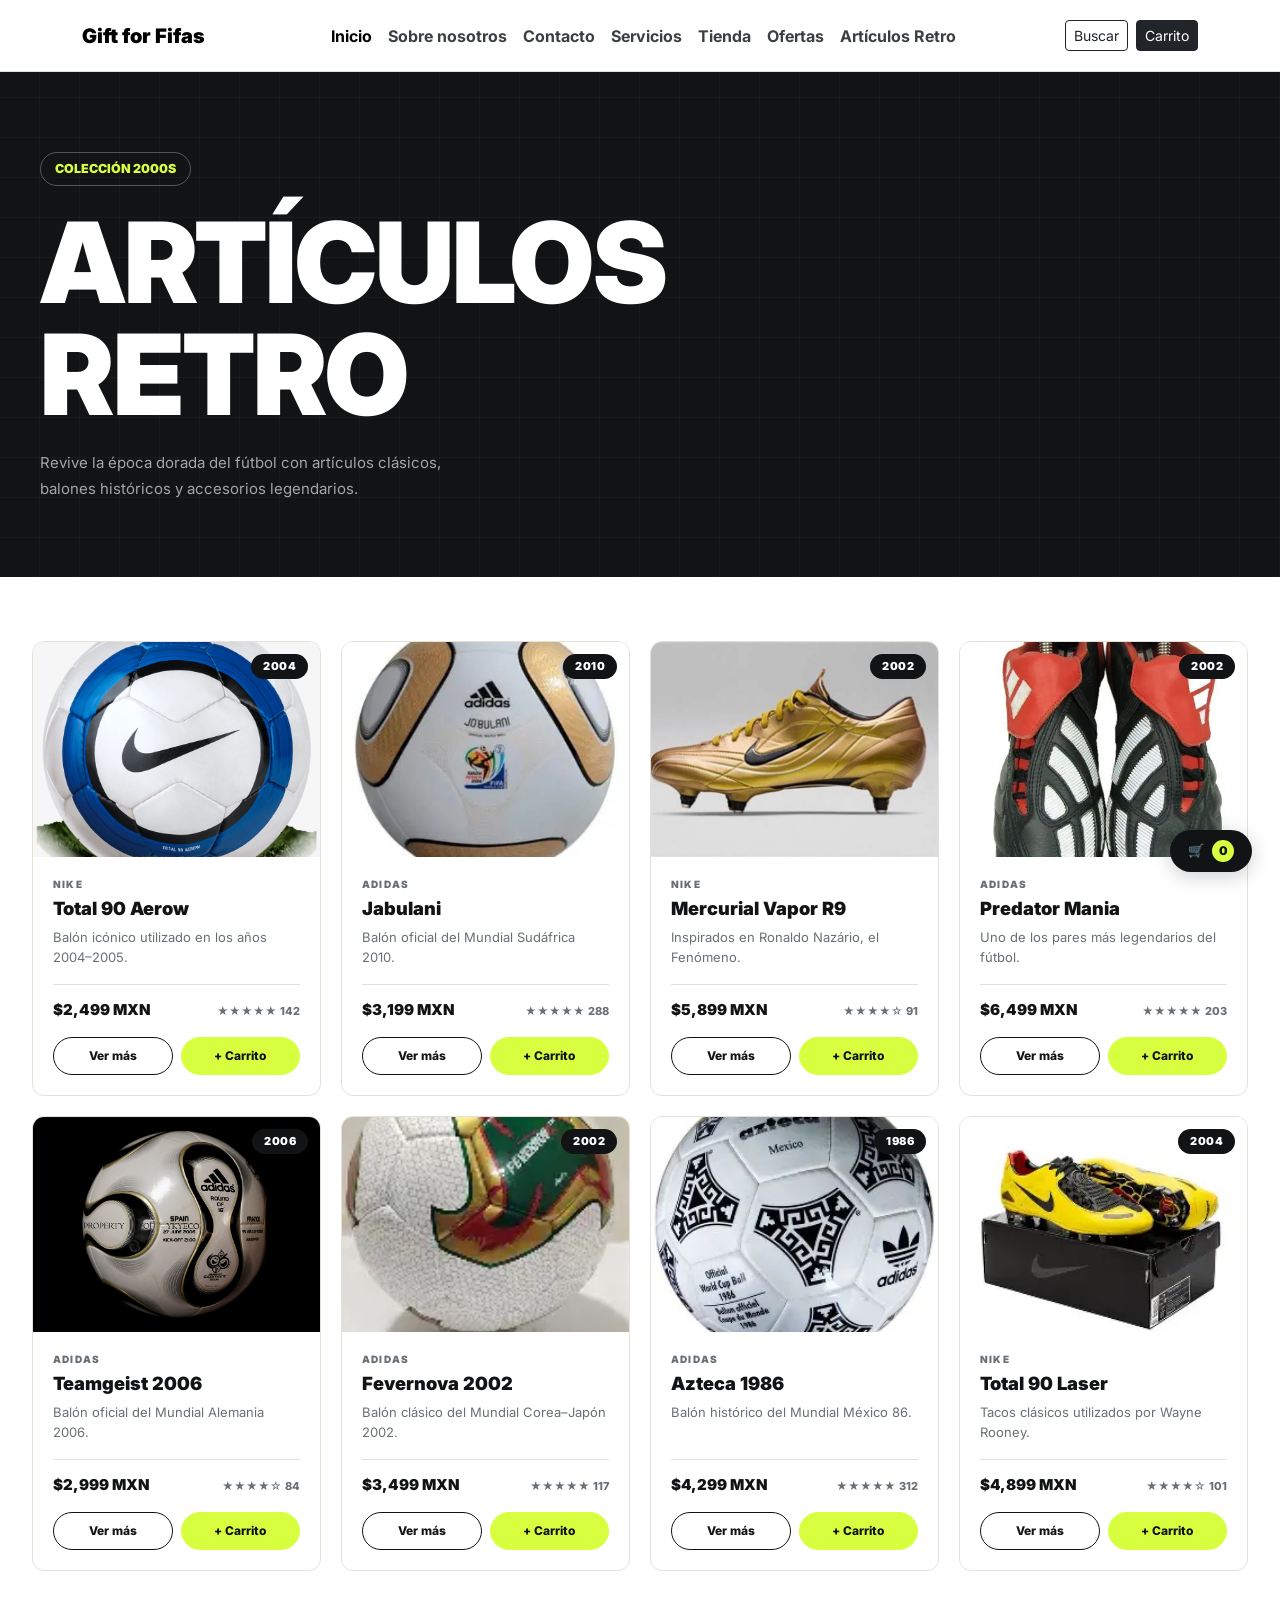
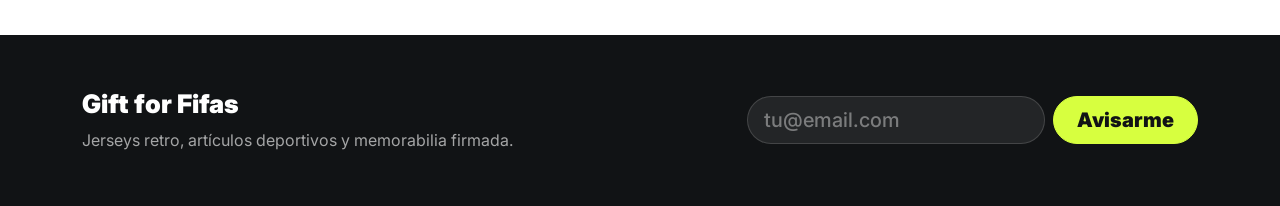
<file: src/pages/Jonas/retro.html>
<!DOCTYPE html>
<html lang="es">

<head>
  <meta charset="UTF-8">
  <meta name="viewport" content="width=device-width, initial-scale=1.0">
  <title>Artículos Retro</title>
  <link href="https://cdn.jsdelivr.net/npm/bootstrap@5.3.7/dist/css/bootstrap.min.css" rel="stylesheet">
  <link rel="stylesheet" href="/src/pages/Jonas/retro.css">
</head>

<body>

  <!-- NAV -->
  <nav class="navbar navbar-expand-lg fixed-top bg-white border-bottom">
    <div class="container">
      <a class="navbar-brand fw-black-custom" href="#">Gift for Fifas</a>
      <button class="navbar-toggler" type="button" data-bs-toggle="collapse"
        data-bs-target="#menuPrincipal" aria-controls="menuPrincipal"
        aria-expanded="false" aria-label="Abrir menu">
        <span class="navbar-toggler-icon"></span>
      </button>
      <div class="collapse navbar-collapse" id="menuPrincipal">
        <ul class="navbar-nav mx-auto mb-2 mb-lg-0">
          <li class="nav-item"><a class="nav-link active" href="#inicio">Inicio</a></li>
          <li class="nav-item"><a class="nav-link" href="#nosotros">Sobre nosotros</a></li>
          <li class="nav-item"><a class="nav-link" href="#contacto">Contacto</a></li>
          <li class="nav-item"><a class="nav-link" href="#servicios">Servicios</a></li>
          <li class="nav-item"><a class="nav-link" href="#colecciones">Tienda</a></li>
          <li class="nav-item"><a class="nav-link" href="#firmados">Ofertas</a></li>
          <li class="nav-item"><a class="nav-link" href="/src/pages/Jonas/retro.html">Artículos Retro</a></li>
        </ul>
        <div class="d-flex gap-2">
          <button class="btn btn-outline-dark btn-sm">Buscar</button>
          <button class="btn btn-dark btn-sm">Carrito</button>
        </div>
      </div>
    </div>
  </nav>

  <!-- ALERTA CARRITO -->
  <div class="cart-alert" id="cartAlert">
    <span class="cart-alert-icon">✓</span>
    Artículo agregado al carrito
  </div>

  <!-- COUNTER FLOTANTE -->
  <div class="cart-counter" id="cartCounter">
    <span class="cart-counter-icon">🛒</span>
    <span class="cart-counter-num" id="cartNum">0</span>
  </div>

  <!-- HEADER -->
  <header class="retro-header">
    <div class="header-inner">
      <div class="header-badge">Colección 2000s</div>
      <h1>ARTÍCULOS<br>RETRO</h1>
      <p>Revive la época dorada del fútbol con artículos clásicos,<br>balones históricos y accesorios legendarios.</p>
    </div>
  </header>

  <!-- GRID — las cards se inyectan aquí desde JS -->
  <section class="retro-section">
    <div class="retro-container" id="retro-grid"></div>
  </section>

  <!-- MODALS — se inyectan aquí desde JS -->
  <div id="retro-modals"></div>

  <!-- FOOTER -->
  <footer class="site-footer" id="contacto">
    <div class="container">
      <div class="row g-4 align-items-center">
        <div class="col-lg-7">
          <h2 class="mb-2">Gift for Fifas</h2>
          <p class="mb-0 text-white-soft">Jerseys retro, artículos deportivos y memorabilia firmada.</p>
        </div>
        <div class="col-lg-5">
          <form class="row g-2">
            <div class="col-sm-8">
              <input type="email" class="form-control form-control-lg" placeholder="tu@email.com">
            </div>
            <div class="col-sm-4">
              <button class="btn btn-accent btn-lg w-100" type="submit">Avisarme</button>
            </div>
          </form>
        </div>
      </div>
    </div>
  </footer>

  <script src="https://cdn.jsdelivr.net/npm/bootstrap@5.3.7/dist/js/bootstrap.bundle.min.js"></script>
  <!-- El JS lee el JSON y genera todo -->
  <script src="/src/pages/Jonas/retro.js"></script>

</body>
</html>
</file>
<file: src/pages/Jonas/retro.css>
@import url("https://fonts.googleapis.com/css2?family=Inter:wght@400;500;600;700;800;900&display=swap");


:root {
  --tinta: #111315;
  --texto-suave: #687076;
  --soft-bg: #f4f5f1;
  --linea: #e5e1d9;
  --acento: #d7ff3f;
  --surface: #ffffff;
  --radius: 999px;
  --radius-card: 12px;
  --transition: .25s ease;
}

*, *::before, *::after {
  box-sizing: border-box;
  margin: 0;
  padding: 0;
}

html {
  scroll-behavior: smooth;
  height: 100%;
}

body {
  padding-top: 72px;
  font-family: "Inter", Arial, sans-serif;
  color: var(--tinta);
  background: #fff;
  overflow-x: hidden;
  -webkit-font-smoothing: antialiased;
  min-height: unset;   /* ← fix: evita que Bootstrap o el navegador estiren el body */
  height: auto;
}

img { max-width: 100%; display: block; }
a   { text-decoration: none; color: inherit; }

.fw-black-custom { font-weight: 900; }

/* ========================= */
/* ===== NAVBAR ============ */
/* ========================= */

.navbar {
  min-height: 72px;
  backdrop-filter: blur(12px);
}

.navbar-brand { font-size: 1.25rem; }

.nav-link {
  font-weight: 700;
  color: #3b3f42;
  transition: .2s ease;
}

.nav-link:hover,
.nav-link.active { color: #000; }

/* ========================= */
/* ===== ALERTA CARRITO ==== */
/* ========================= */

.cart-alert {
  position: fixed;
  top: 24px;
  left: 50%;
  transform: translateX(-50%) translateY(-120px);
  background: var(--tinta);
  color: #fff;
  font-size: 13px;
  font-weight: 700;
  padding: 12px 24px;
  border-radius: var(--radius);
  display: flex;
  align-items: center;
  gap: 8px;
  z-index: 9999;
  transition: transform 0.35s cubic-bezier(0.34, 1.56, 0.64, 1);
  white-space: nowrap;
  box-shadow: 0 8px 32px rgba(0,0,0,0.18);
}

.cart-alert.show { transform: translateX(-50%) translateY(0); }

.cart-alert-icon {
  width: 18px;
  height: 18px;
  background: var(--acento);
  border-radius: 50%;
  display: flex;
  align-items: center;
  justify-content: center;
  font-size: 10px;
  font-weight: 900;
  color: var(--tinta);
  flex-shrink: 0;
}

/* ========================= */
/* ===== COUNTER FLOTANTE == */
/* ========================= */

.cart-counter {
  position: fixed;
  bottom: 28px;
  right: 28px;
  background: var(--tinta);
  color: #fff;
  border-radius: var(--radius);
  padding: 10px 18px;
  display: flex;
  align-items: center;
  gap: 8px;
  font-size: 13px;
  font-weight: 800;
  z-index: 999;
  box-shadow: 0 4px 20px rgba(0,0,0,0.20);
  transition: transform var(--transition);
  cursor: default;
  user-select: none;
}

.cart-counter:hover { transform: scale(1.04); }

.cart-counter-num {
  background: var(--acento);
  color: var(--tinta);
  border-radius: var(--radius);
  min-width: 22px;
  height: 22px;
  display: flex;
  align-items: center;
  justify-content: center;
  font-size: 12px;
  font-weight: 900;
  padding: 0 6px;
  transition: transform 0.2s ease;
}

.cart-counter-num.bump { animation: bump 0.3s ease; }

@keyframes bump {
  0%   { transform: scale(1); }
  50%  { transform: scale(1.4); }
  100% { transform: scale(1); }
}

/* ========================= */
/* ===== PAGE HEADER ======= */
/* ========================= */

.retro-header {
  background: var(--tinta);
  color: #fff;
  padding: 80px 40px 60px;
  position: relative;
  overflow: hidden;
}

.retro-header::before {
  content: '';
  position: absolute;
  inset: 0;
  background-image:
    repeating-linear-gradient(0deg,   transparent, transparent 39px, rgba(255,255,255,0.03) 39px, rgba(255,255,255,0.03) 40px),
    repeating-linear-gradient(90deg,  transparent, transparent 39px, rgba(255,255,255,0.03) 39px, rgba(255,255,255,0.03) 40px);
  pointer-events: none;
}

.header-inner {
  max-width: 1200px;
  margin: 0 auto;
  position: relative;
}

.header-badge {
  display: inline-flex;
  align-items: center;
  min-height: 34px;
  padding: 0 14px;
  border: 1px solid rgba(255,255,255,.28);
  border-radius: var(--radius);
  color: var(--acento);
  font-size: .78rem;
  font-weight: 900;
  text-transform: uppercase;
  margin-bottom: 20px;
}

.retro-header h1 {
  font-size: clamp(3rem, 9vw, 7rem);
  font-weight: 900;
  line-height: 1;
  color: #fff;
  margin-bottom: 20px;
  letter-spacing: -.02em;
}

.retro-header p {
  font-size: 15px;
  color: rgba(255,255,255,.62);
  font-weight: 400;
  max-width: 460px;
  line-height: 1.7;
}

/* ========================= */
/* ===== SECTION / GRID ==== */
/* ========================= */

.retro-section {
  padding: 64px 32px 64px;
  max-width: 1300px;
  margin: 0 auto;
}

.retro-container {
  display: grid;
  grid-template-columns: repeat(auto-fill, minmax(280px, 1fr));
  gap: 20px;
}

/* ========================= */
/* ===== PRODUCT CARD ====== */
/* ========================= */

.retro-card {
  display: flex;
  flex-direction: column;
  height: 100%;
  overflow: hidden;
  border: 1px solid var(--linea);
  border-radius: var(--radius-card);
  background: #fff;
  transition: var(--transition);
}

.retro-card:hover {
  transform: translateY(-4px);
  box-shadow: 0 10px 24px rgba(0,0,0,.08);
}

.card-img-wrap {
  position: relative;
  background: var(--soft-bg);
  aspect-ratio: 4/3;
  overflow: hidden;
}

.card-img-wrap img {
  width: 100%;
  height: 100%;
  object-fit: cover;
  transition: transform 0.5s ease;
}

.retro-card:hover .card-img-wrap img { transform: scale(1.06); }

.card-year {
  position: absolute;
  top: 12px;
  right: 12px;
  background: var(--tinta);
  color: #fff;
  font-size: 11px;
  font-weight: 900;
  padding: 4px 12px;
  border-radius: var(--radius);
  letter-spacing: .04em;
  text-transform: uppercase;
}

.card-body-inner {
  padding: 20px;
  display: flex;
  flex-direction: column;
  flex: 1;
}

.card-brand {
  font-size: 10px;
  font-weight: 900;
  letter-spacing: .12em;
  text-transform: uppercase;
  color: var(--texto-suave);
  margin-bottom: 6px;
}

.retro-card h2 {
  font-size: 1.14rem;
  font-weight: 900;
  line-height: 1.15;
  color: var(--tinta);
  margin-bottom: 8px;
}

.desc {
  font-size: 13px;
  color: var(--texto-suave);
  line-height: 1.55;
  margin-bottom: 16px;
  flex: 1;
}

.card-meta {
  display: flex;
  justify-content: space-between;
  align-items: baseline;
  margin-bottom: 16px;
  padding-top: 14px;
  border-top: 1px solid var(--linea);
}

.price {
  font-size: 15px;
  font-weight: 900;
  color: var(--tinta);
}

.reviews {
  font-size: 11px;
  color: var(--texto-suave);
}

.reviews em { font-style: normal; font-weight: 800; }

/* ========================= */
/* ===== BOTONES CARD ====== */
/* ========================= */

.card-buttons {
  display: grid;
  grid-template-columns: 1fr 1fr;
  gap: 8px;
}

.btn-ver {
  background: transparent;
  border: 1px solid var(--tinta);
  color: var(--tinta);
  font-size: 12px;
  font-weight: 800;
  padding: 9px 12px;
  border-radius: var(--radius);
  cursor: pointer;
  transition: var(--transition);
}

.btn-ver:hover { background: var(--soft-bg); }

.btn-cart {
  background: var(--acento);
  border: 1px solid var(--acento);
  color: var(--tinta);
  font-size: 12px;
  font-weight: 800;
  padding: 9px 12px;
  border-radius: var(--radius);
  cursor: pointer;
  transition: var(--transition);
}

.btn-cart:hover {
  background: #c6ef31;
  border-color: #c6ef31;
  transform: translateY(-2px);
}

.btn-cart:active { transform: scale(0.97); }

/* ========================= */
/* ===== MODALS ============ */
/* ========================= */

.modal-content {
  border: none;
  border-radius: var(--radius-card);
  overflow: hidden;
  font-family: "Inter", Arial, sans-serif;
  box-shadow: 0 24px 80px rgba(0,0,0,0.18);
}

.modal-header {
  display: flex;
  align-items: flex-start;
  justify-content: space-between;
  background: var(--tinta);
  color: #fff;
  padding: 24px 28px;
  border-bottom: none;
}

.modal-brand {
  font-size: 10px;
  font-weight: 900;
  letter-spacing: .12em;
  text-transform: uppercase;
  color: var(--acento);
  margin-bottom: 4px;
}

.modal-title {
  font-size: 1.4rem;
  font-weight: 900;
  color: #fff;
  line-height: 1.1;
}

.btn-close-custom {
  background: rgba(255,255,255,.1);
  border: none;
  color: rgba(255,255,255,.7);
  width: 32px;
  height: 32px;
  border-radius: 50%;
  cursor: pointer;
  font-size: 14px;
  display: flex;
  align-items: center;
  justify-content: center;
  flex-shrink: 0;
  transition: var(--transition);
  margin-left: 16px;
  margin-top: 2px;
}

.btn-close-custom:hover {
  background: rgba(255,255,255,.2);
  color: #fff;
}

.modal-body {
  padding: 0;
  background: var(--surface);
  display: grid;
  grid-template-columns: 1fr 1fr;
  min-height: 360px;
}

.modal-img-col {
  background: var(--soft-bg);
  display: flex;
  align-items: center;
  justify-content: center;
  padding: 32px 24px;
  border-right: 1px solid var(--linea);
}

.modal-img {
  width: 100%;
  max-height: 320px;
  object-fit: contain;
  border-radius: 8px;
}

.modal-info-col {
  padding: 28px 28px 24px;
  display: flex;
  flex-direction: column;
  overflow-y: auto;
}

.modal-info-col p {
  font-size: 13px;
  color: var(--texto-suave);
  line-height: 1.75;
  margin-bottom: 20px;
}

.retro-details {
  list-style: none;
  border-top: 1px solid var(--linea);
  margin-bottom: 20px;
}

.retro-details li {
  display: flex;
  justify-content: space-between;
  align-items: center;
  padding: 10px 0;
  border-bottom: 1px solid var(--linea);
  font-size: 13px;
}

.retro-details li span {
  color: var(--texto-suave);
  font-size: 11px;
  font-weight: 900;
  letter-spacing: .06em;
  text-transform: uppercase;
}

.retro-details li strong {
  color: var(--tinta);
  font-weight: 700;
}

.modal-price-row {
  display: flex;
  align-items: baseline;
  justify-content: space-between;
  padding-top: 16px;
}

.modal-price {
  font-size: 1.4rem;
  font-weight: 900;
  color: var(--tinta);
}

.modal-reviews {
  font-size: 12px;
  color: var(--texto-suave);
}

.modal-footer {
  background: var(--surface);
  border-top: 1px solid var(--linea);
  padding: 16px 28px;
  display: flex;
  gap: 10px;
  justify-content: flex-end;
}

.btn-modal-close {
  background: transparent;
  border: 1px solid var(--tinta);
  color: var(--texto-suave);
  font-size: 13px;
  font-weight: 800;
  padding: 10px 20px;
  border-radius: var(--radius);
  cursor: pointer;
  transition: var(--transition);
}

.btn-modal-close:hover { background: var(--soft-bg); }

.btn-modal-cart {
  background: var(--acento);
  border: 1px solid var(--acento);
  color: var(--tinta);
  font-size: 13px;
  font-weight: 900;
  padding: 10px 24px;
  border-radius: var(--radius);
  cursor: pointer;
  transition: var(--transition);
}

.btn-modal-cart:hover {
  background: #c6ef31;
  border-color: #c6ef31;
  transform: translateY(-2px);
}

.modal-backdrop.show { opacity: 0.5; }

/* ========================= */
/* ===== FOOTER ============ */
/* ========================= */

.site-footer {
  padding: 54px 0;
  color: #fff;
  background: var(--tinta);
}

.site-footer h2 {
  font-size: 1.6rem;
  font-weight: 900;
  color: #fff;
}

.text-white-soft {
  color: rgba(255, 255, 255, .62);
}

.site-footer .form-control {
  border-radius: 999px;
  border-color: rgba(255,255,255,.15);
  background: rgba(255,255,255,.08);
  color: #fff;
  font-weight: 500;
}

.site-footer .form-control::placeholder {
  color: rgba(255,255,255,.4);
}

.site-footer .form-control:focus {
  background: rgba(255,255,255,.12);
  border-color: var(--acento);
  color: #fff;
  box-shadow: none;
}

.btn-accent {
  background: var(--acento);
  border-color: var(--acento);
  color: var(--tinta);
  font-weight: 900;
  border-radius: 999px;
  transition: var(--transition);
}

.btn-accent:hover {
  background: #c6ef31;
  border-color: #c6ef31;
  color: var(--tinta);
  transform: translateY(-2px);
}

/* ========================= */
/* ===== RESPONSIVE ======== */
/* ========================= */

@media (max-width: 991.98px) {
  body { padding-top: 64px; }
}

@media (max-width: 768px) {
  .retro-header { padding: 56px 24px 44px; }

  .retro-section { padding: 40px 16px 48px; }

  .retro-container {
    grid-template-columns: repeat(auto-fill, minmax(240px, 1fr));
    gap: 14px;
  }

  .modal-body { grid-template-columns: 1fr; }

  .modal-img-col {
    padding: 24px;
    border-right: none;
    border-bottom: 1px solid var(--linea);
    min-height: 220px;
  }

  .modal-info-col { padding: 20px; }
  .modal-header   { padding: 20px; }
  .modal-footer   { padding: 14px 20px; }

  .cart-counter { bottom: 16px; right: 16px; }
}

@media (max-width: 575.98px) {
  .navbar { min-height: 64px; }

  .retro-container { grid-template-columns: 1fr; }

  .site-footer form .btn { width: 100%; }
}
</file>
